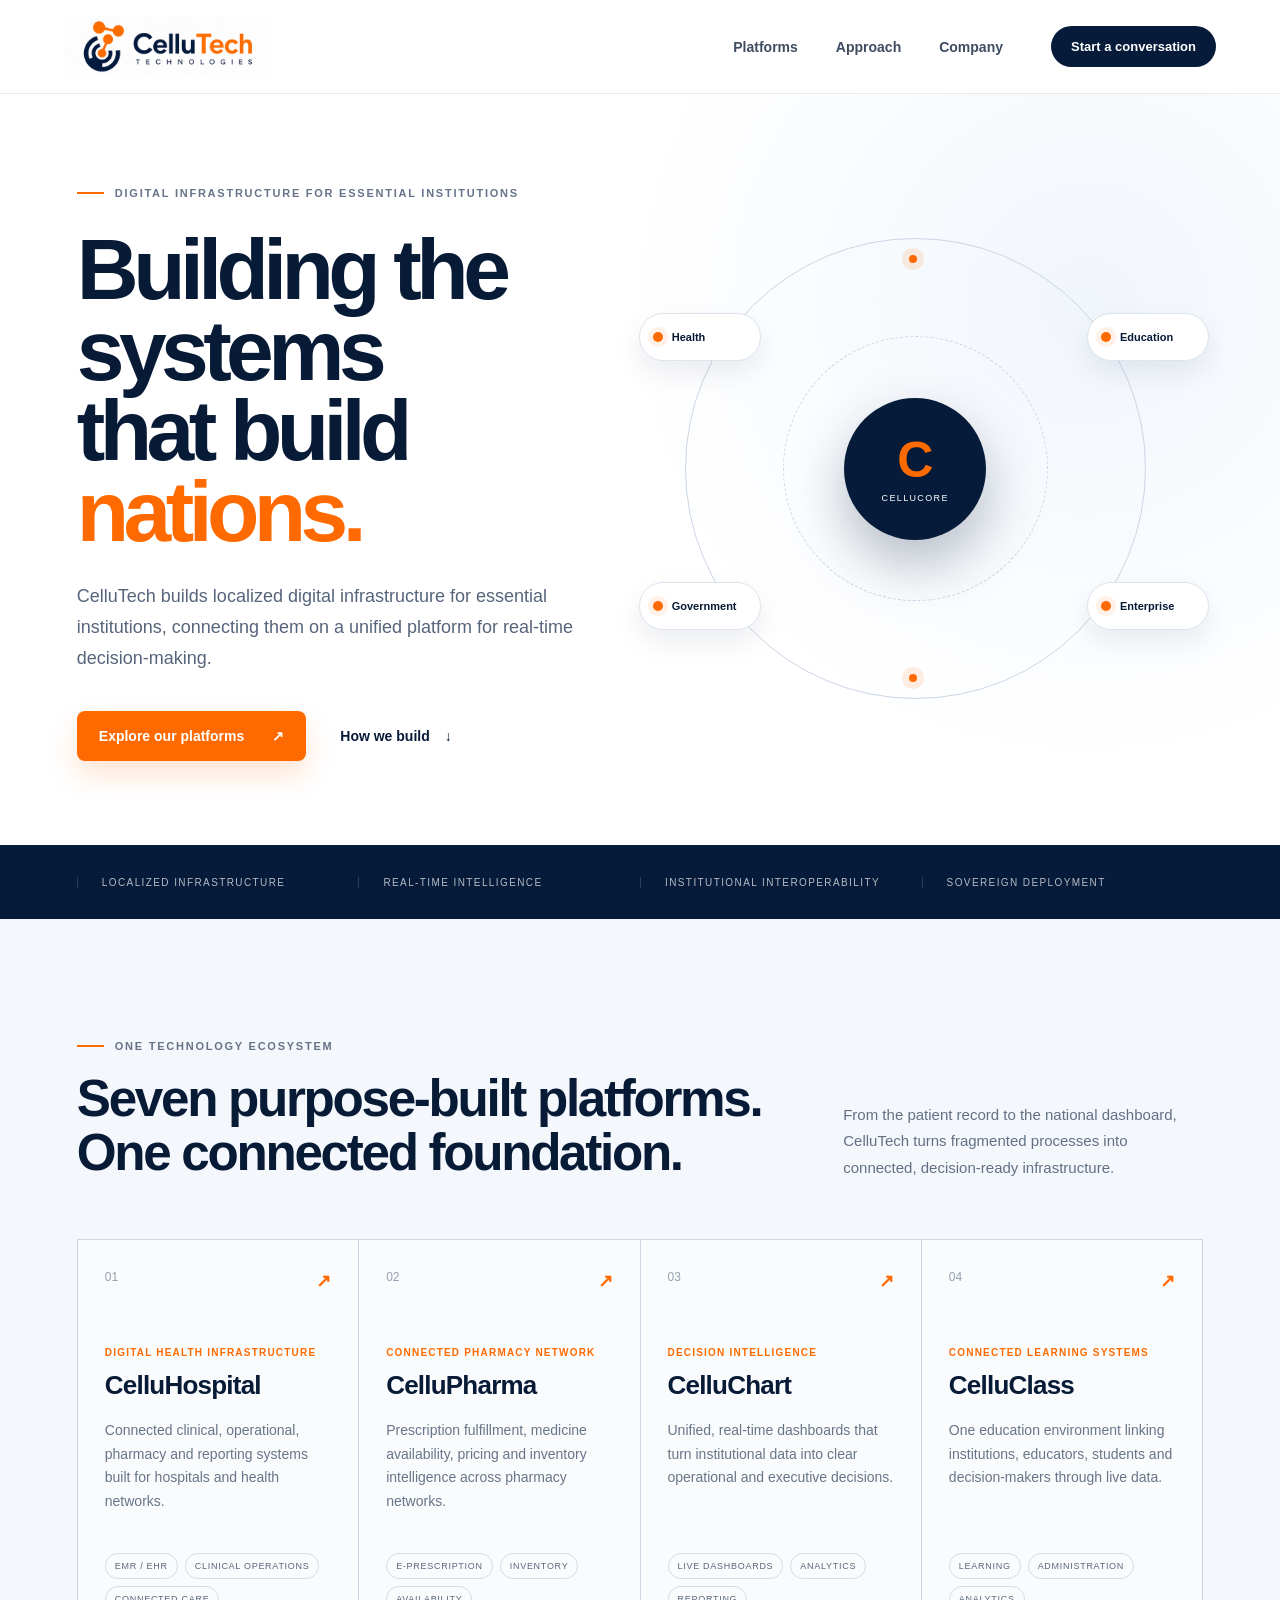
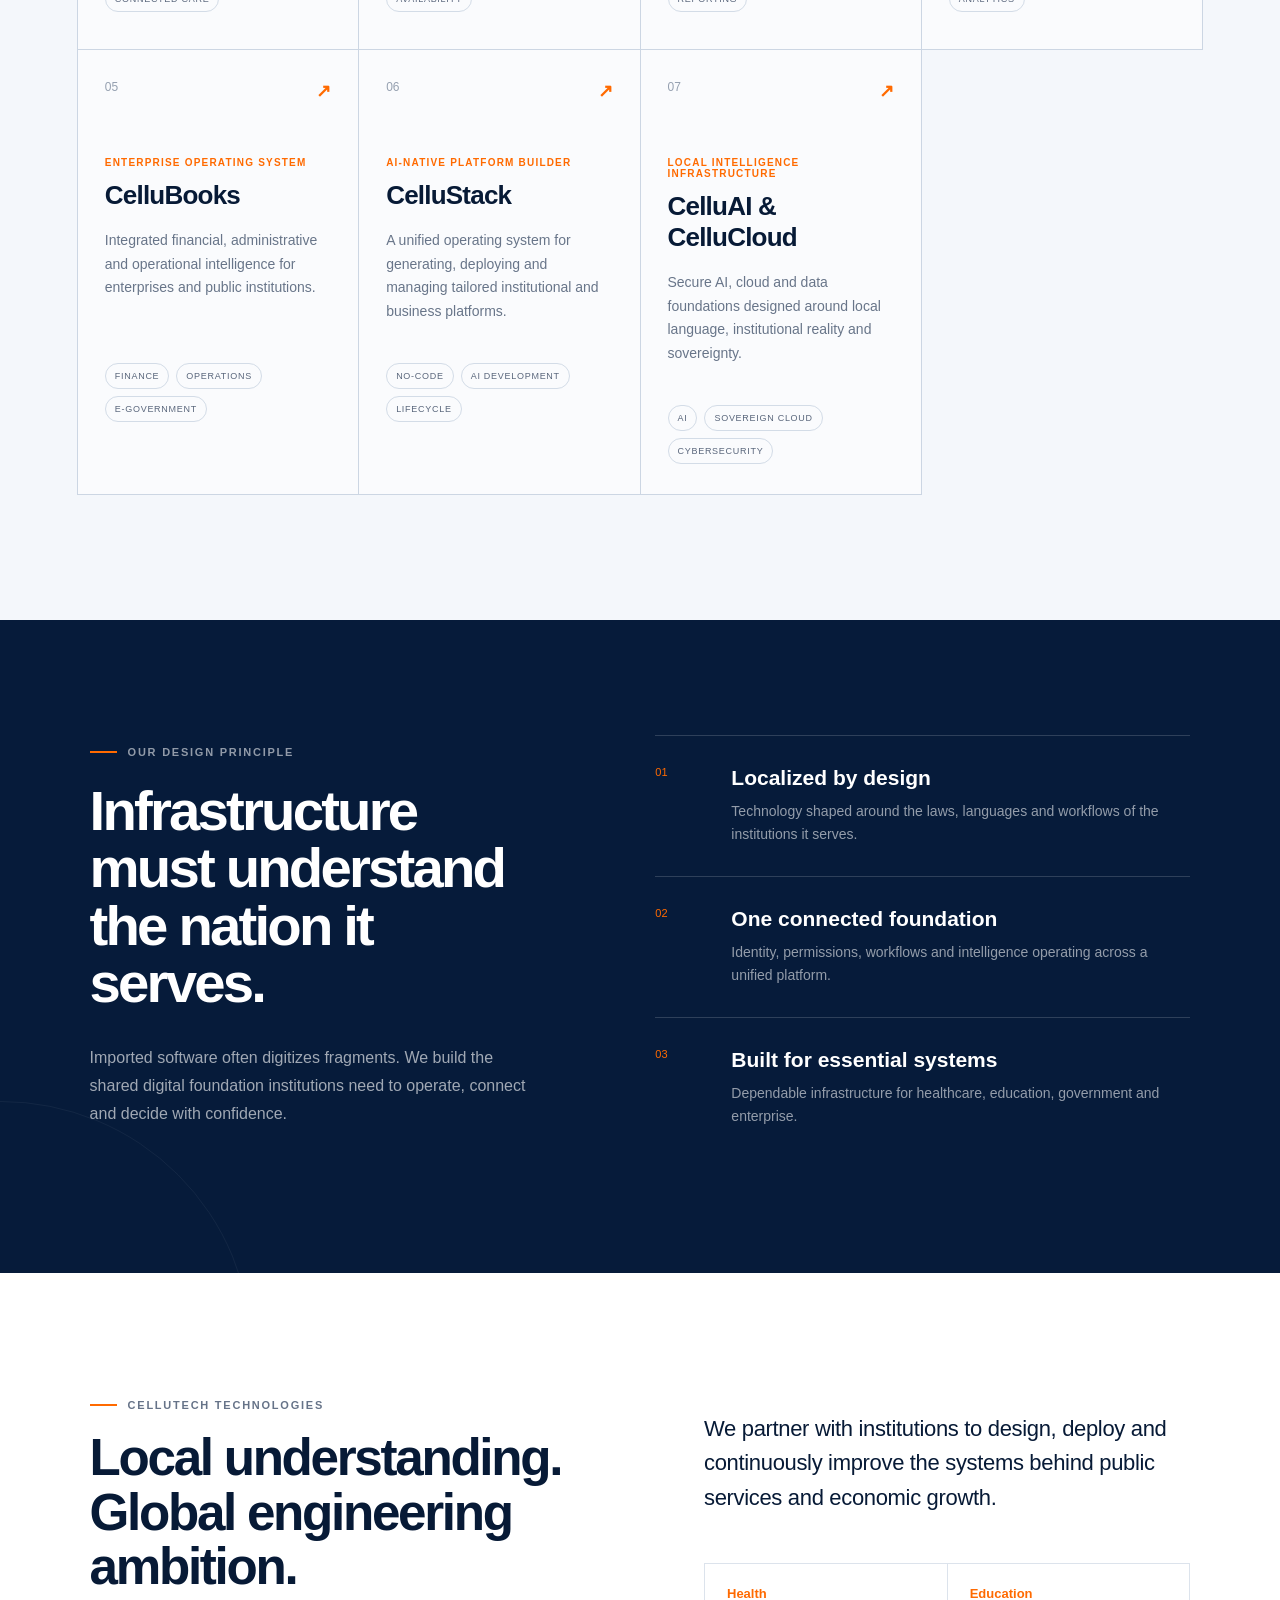
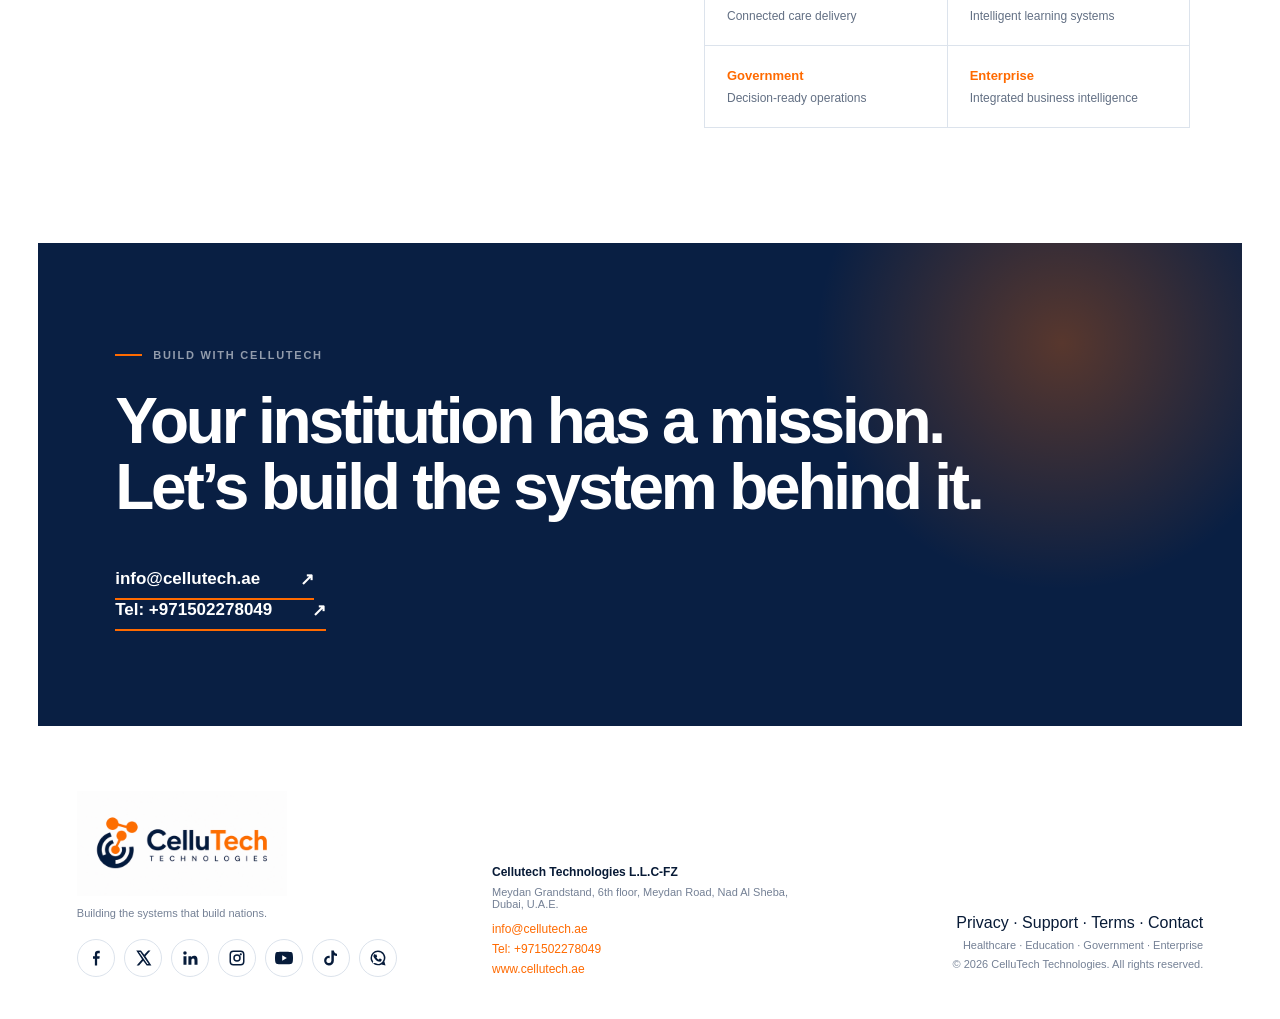
<file: index.html>
<!doctype html>
<html lang="en">
<head>
  <meta charset="utf-8">
  <meta name="viewport" content="width=device-width,initial-scale=1">
  <meta name="description" content="CelluTech builds localized digital infrastructure for essential institutions.">
  <title>Cellutech Technologies L.L.C-FZ</title>
  <link rel="icon" href="assets/logo.png">
  <link rel="stylesheet" href="styles.css">
  <link rel="stylesheet" href="social.css">
</head>
<body>
  <header class="site-header">
    <a class="brand" href="#top" aria-label="CelluTech home"><img src="assets/logo.png" alt="CelluTech Technologies"></a>
    <nav aria-label="Primary navigation"><a href="#platforms">Platforms</a><a href="#approach">Approach</a><a href="#company">Company</a></nav>
    <a class="header-cta" href="#contact">Start a conversation</a>
  </header>

  <main>
    <section class="hero" id="top">
      <div class="hero-copy">
        <p class="eyebrow"><span></span> Digital infrastructure for essential institutions</p>
        <h1>Building the systems<br>that build <em>nations.</em></h1>
        <p class="hero-text">CelluTech builds localized digital infrastructure for essential institutions, connecting them on a unified platform for real-time decision-making.</p>
        <div class="hero-actions"><a class="button-primary" href="#platforms">Explore our platforms <span>↗</span></a><a class="text-link" href="#approach">How we build <span>↓</span></a></div>
      </div>
      <div class="hero-system" aria-label="Connected institutional platform illustration">
        <div class="orbit orbit-one"></div><div class="orbit orbit-two"></div>
        <div class="system-core"><span class="core-mark">C</span><small>CelluCore</small></div>
        <div class="system-node node-health"><i></i>Health</div><div class="system-node node-education"><i></i>Education</div>
        <div class="system-node node-government"><i></i>Government</div><div class="system-node node-enterprise"><i></i>Enterprise</div>
        <div class="signal signal-a"></div><div class="signal signal-b"></div>
      </div>
    </section>

    <section class="trust-strip"><span>Localized infrastructure</span><span>Real-time intelligence</span><span>Institutional interoperability</span><span>Sovereign deployment</span></section>

    <section class="platform-section" id="platforms">
      <div class="section-heading"><div><p class="eyebrow"><span></span> One technology ecosystem</p><h2>Seven purpose-built platforms.<br>One connected foundation.</h2></div><p>From the patient record to the national dashboard, CelluTech turns fragmented processes into connected, decision-ready infrastructure.</p></div>
      <div class="platform-grid">
        <article class="platform-card"><div class="card-top"><span>01</span><b>↗</b></div><p class="card-label">Digital health infrastructure</p><h3>CelluHospital</h3><p class="card-text">Connected clinical, operational, pharmacy and reporting systems built for hospitals and health networks.</p><div class="card-tags"><span>EMR / EHR</span><span>Clinical Operations</span><span>Connected Care</span></div></article>
        <article class="platform-card"><div class="card-top"><span>02</span><b>↗</b></div><p class="card-label">Connected pharmacy network</p><h3>CelluPharma</h3><p class="card-text">Prescription fulfillment, medicine availability, pricing and inventory intelligence across pharmacy networks.</p><div class="card-tags"><span>e-Prescription</span><span>Inventory</span><span>Availability</span></div></article>
        <article class="platform-card"><div class="card-top"><span>03</span><b>↗</b></div><p class="card-label">Decision intelligence</p><h3>CelluChart</h3><p class="card-text">Unified, real-time dashboards that turn institutional data into clear operational and executive decisions.</p><div class="card-tags"><span>Live Dashboards</span><span>Analytics</span><span>Reporting</span></div></article>
        <article class="platform-card"><div class="card-top"><span>04</span><b>↗</b></div><p class="card-label">Connected learning systems</p><h3>CelluClass</h3><p class="card-text">One education environment linking institutions, educators, students and decision-makers through live data.</p><div class="card-tags"><span>Learning</span><span>Administration</span><span>Analytics</span></div></article>
        <article class="platform-card"><div class="card-top"><span>05</span><b>↗</b></div><p class="card-label">Enterprise operating system</p><h3>CelluBooks</h3><p class="card-text">Integrated financial, administrative and operational intelligence for enterprises and public institutions.</p><div class="card-tags"><span>Finance</span><span>Operations</span><span>e-Government</span></div></article>
        <article class="platform-card"><div class="card-top"><span>06</span><b>↗</b></div><p class="card-label">AI-native platform builder</p><h3>CelluStack</h3><p class="card-text">A unified operating system for generating, deploying and managing tailored institutional and business platforms.</p><div class="card-tags"><span>No-code</span><span>AI Development</span><span>Lifecycle</span></div></article>
        <article class="platform-card"><div class="card-top"><span>07</span><b>↗</b></div><p class="card-label">Local intelligence infrastructure</p><h3>CelluAI &amp; CelluCloud</h3><p class="card-text">Secure AI, cloud and data foundations designed around local language, institutional reality and sovereignty.</p><div class="card-tags"><span>AI</span><span>Sovereign Cloud</span><span>Cybersecurity</span></div></article>
      </div>
    </section>

    <section class="approach-section" id="approach"><div class="approach-intro"><p class="eyebrow light"><span></span> Our design principle</p><h2>Infrastructure must understand the nation it serves.</h2><p>Imported software often digitizes fragments. We build the shared digital foundation institutions need to operate, connect and decide with confidence.</p></div><div class="principle-list"><article><span>01</span><div><h3>Localized by design</h3><p>Technology shaped around the laws, languages and workflows of the institutions it serves.</p></div></article><article><span>02</span><div><h3>One connected foundation</h3><p>Identity, permissions, workflows and intelligence operating across a unified platform.</p></div></article><article><span>03</span><div><h3>Built for essential systems</h3><p>Dependable infrastructure for healthcare, education, government and enterprise.</p></div></article></div></section>

    <section class="company-section" id="company"><div class="company-statement"><p class="eyebrow"><span></span> CelluTech Technologies</p><h2>Local understanding.<br>Global engineering ambition.</h2></div><div class="company-copy"><p>We partner with institutions to design, deploy and continuously improve the systems behind public services and economic growth.</p><div class="company-facts"><div><strong>Health</strong><span>Connected care delivery</span></div><div><strong>Education</strong><span>Intelligent learning systems</span></div><div><strong>Government</strong><span>Decision-ready operations</span></div><div><strong>Enterprise</strong><span>Integrated business intelligence</span></div></div></div></section>

    <section class="contact-section" id="contact"><p class="eyebrow light"><span></span> Build with CelluTech</p><h2>Your institution has a mission.<br>Let’s build the system behind it.</h2><a href="mailto:info@cellutech.ae">info@cellutech.ae <span>↗</span></a><br><a href="tel:+971502278049">Tel: +971502278049 <span>↗</span></a><div class="contact-glow"></div></section>
  </main>

  <footer>
    <div class="footer-brand">
      <img src="assets/logo.png" alt="CelluTech Technologies">
      <p>Building the systems that build nations.</p>
      <nav class="social-links" aria-label="Connect with CelluTech Technologies">
        <a href="https://www.facebook.com/CellutechUAE" target="_blank" rel="noopener noreferrer" aria-label="CelluTech on Facebook" title="Facebook"><svg viewBox="0 0 24 24" aria-hidden="true"><path d="M13.5 22v-9h3l.5-3.5h-3.5V7.3c0-1 .3-1.8 1.8-1.8H17V2.4c-.8-.1-1.6-.2-2.4-.2-2.4 0-4.1 1.5-4.1 4.3v3H8V13h2.5v9h3Z"/></svg></a>
        <a href="https://x.com/CellutechAE" target="_blank" rel="noopener noreferrer" aria-label="CelluTech on X" title="X"><svg viewBox="0 0 24 24" aria-hidden="true"><path d="M18.9 2H22l-6.8 7.8L23.2 22H17l-4.8-6.3L6.7 22H3.5l7.2-8.2L3 2h6.3l4.4 5.8L18.9 2Zm-1.1 17.9h1.7L8.4 4H6.6l11.2 15.9Z"/></svg></a>
        <a href="https://www.linkedin.com/in/cellutech-technologies-l-l-c-fz-8b5089434/" target="_blank" rel="noopener noreferrer" aria-label="CelluTech on LinkedIn" title="LinkedIn"><svg viewBox="0 0 24 24" aria-hidden="true"><path d="M5.3 7.7A2.3 2.3 0 1 1 5.3 3a2.3 2.3 0 0 1 0 4.7ZM3.3 9.5h4V21h-4V9.5Zm6.4 0h3.8v1.6h.1c.5-1 1.8-2.1 3.7-2.1 4 0 4.7 2.6 4.7 6V21h-4v-5.3c0-1.3 0-3-1.9-3s-2.2 1.4-2.2 2.9V21h-4V9.5Z"/></svg></a>
        <a href="https://www.instagram.com/cellutechuae/" target="_blank" rel="noopener noreferrer" aria-label="CelluTech on Instagram" title="Instagram"><svg viewBox="0 0 24 24" aria-hidden="true"><path fill-rule="evenodd" d="M7.2 2h9.6A5.2 5.2 0 0 1 22 7.2v9.6a5.2 5.2 0 0 1-5.2 5.2H7.2A5.2 5.2 0 0 1 2 16.8V7.2A5.2 5.2 0 0 1 7.2 2Zm-.1 2A3.1 3.1 0 0 0 4 7.1v9.8A3.1 3.1 0 0 0 7.1 20h9.8a3.1 3.1 0 0 0 3.1-3.1V7.1A3.1 3.1 0 0 0 16.9 4H7.1ZM17 5.5a1.5 1.5 0 1 1 0 3 1.5 1.5 0 0 1 0-3ZM12 7a5 5 0 1 1 0 10 5 5 0 0 1 0-10Zm0 2a3 3 0 1 0 0 6 3 3 0 0 0 0-6Z"/></svg></a>
        <a href="https://www.youtube.com/@CellutechUAE" target="_blank" rel="noopener noreferrer" aria-label="CelluTech on YouTube" title="YouTube"><svg viewBox="0 0 24 24" aria-hidden="true"><path d="M23.5 6.2a3 3 0 0 0-2.1-2.1C19.5 3.6 12 3.6 12 3.6s-7.5 0-9.4.5A3 3 0 0 0 .5 6.2 31 31 0 0 0 0 12a31 31 0 0 0 .5 5.8 3 3 0 0 0 2.1 2.1c1.9.5 9.4.5 9.4.5s7.5 0 9.4-.5a3 3 0 0 0 2.1-2.1A31 31 0 0 0 24 12a31 31 0 0 0-.5-5.8ZM9.6 15.6V8.4L15.8 12l-6.2 3.6Z"/></svg></a>
        <a href="https://www.tiktok.com/@cellutechuae" target="_blank" rel="noopener noreferrer" aria-label="CelluTech on TikTok" title="TikTok"><svg viewBox="0 0 24 24" aria-hidden="true"><path d="M15.8 2c.3 2.6 1.8 4.2 4.2 4.4v3a8.6 8.6 0 0 1-4.2-1v7.1A6.5 6.5 0 1 1 10.2 9v3.3a3.3 3.3 0 1 0 2.3 3.2V2h3.3Z"/></svg></a>
        <a href="https://wa.me/971502278049" target="_blank" rel="noopener noreferrer" aria-label="Chat with CelluTech on WhatsApp" title="WhatsApp"><svg viewBox="0 0 24 24" aria-hidden="true"><path fill-rule="evenodd" d="M12 2a9.8 9.8 0 0 1 8.5 14.7L22 22l-5.4-1.4A10 10 0 0 1 2 11.9 9.9 9.9 0 0 1 12 2Zm0 2a7.9 7.9 0 0 0-6.7 12.1l.3.5-.8 2.6 2.7-.7.5.3A7.9 7.9 0 1 0 12 4Zm-3.6 3.6c.2-.3.4-.3.7-.3h.4c.2 0 .4.1.5.4l.8 1.9c.1.2 0 .4-.1.6l-.6.8c-.2.2-.1.4 0 .6.6 1 1.4 1.8 2.4 2.4.2.1.4.2.6 0l.9-1.1c.2-.2.4-.3.7-.2l1.9.9c.3.1.4.3.4.5 0 .5-.2 1.5-1 2.1-.7.6-1.6.9-2.7.6-1.1-.3-2.5-.8-4.2-2.3a12.5 12.5 0 0 1-2.9-3.7c-.8-1.6 0-2.8.6-3.4l.6-.8Z"/></svg></a>
      </nav>
    </div>
    <div class="footer-legal"><p><strong>Cellutech Technologies L.L.C-FZ</strong></p><p>Meydan Grandstand, 6th floor, Meydan Road, Nad Al Sheba, Dubai, U.A.E.</p><a href="mailto:info@cellutech.ae">info@cellutech.ae</a><br><a href="tel:+971502278049">Tel: +971502278049</a><br><a href="https://www.cellutech.ae">www.cellutech.ae</a></div>
    <div class="footer-note"><nav class="footer-links" aria-label="Legal and support"><a href="/privacy/">Privacy</a> · <a href="/support/">Support</a> · <a href="/terms/">Terms</a> · <a href="/contact/">Contact</a></nav><p>Healthcare · Education · Government · Enterprise</p><p>© 2026 CelluTech Technologies. All rights reserved.</p></div>
  </footer>
</body>
</html>
</file>
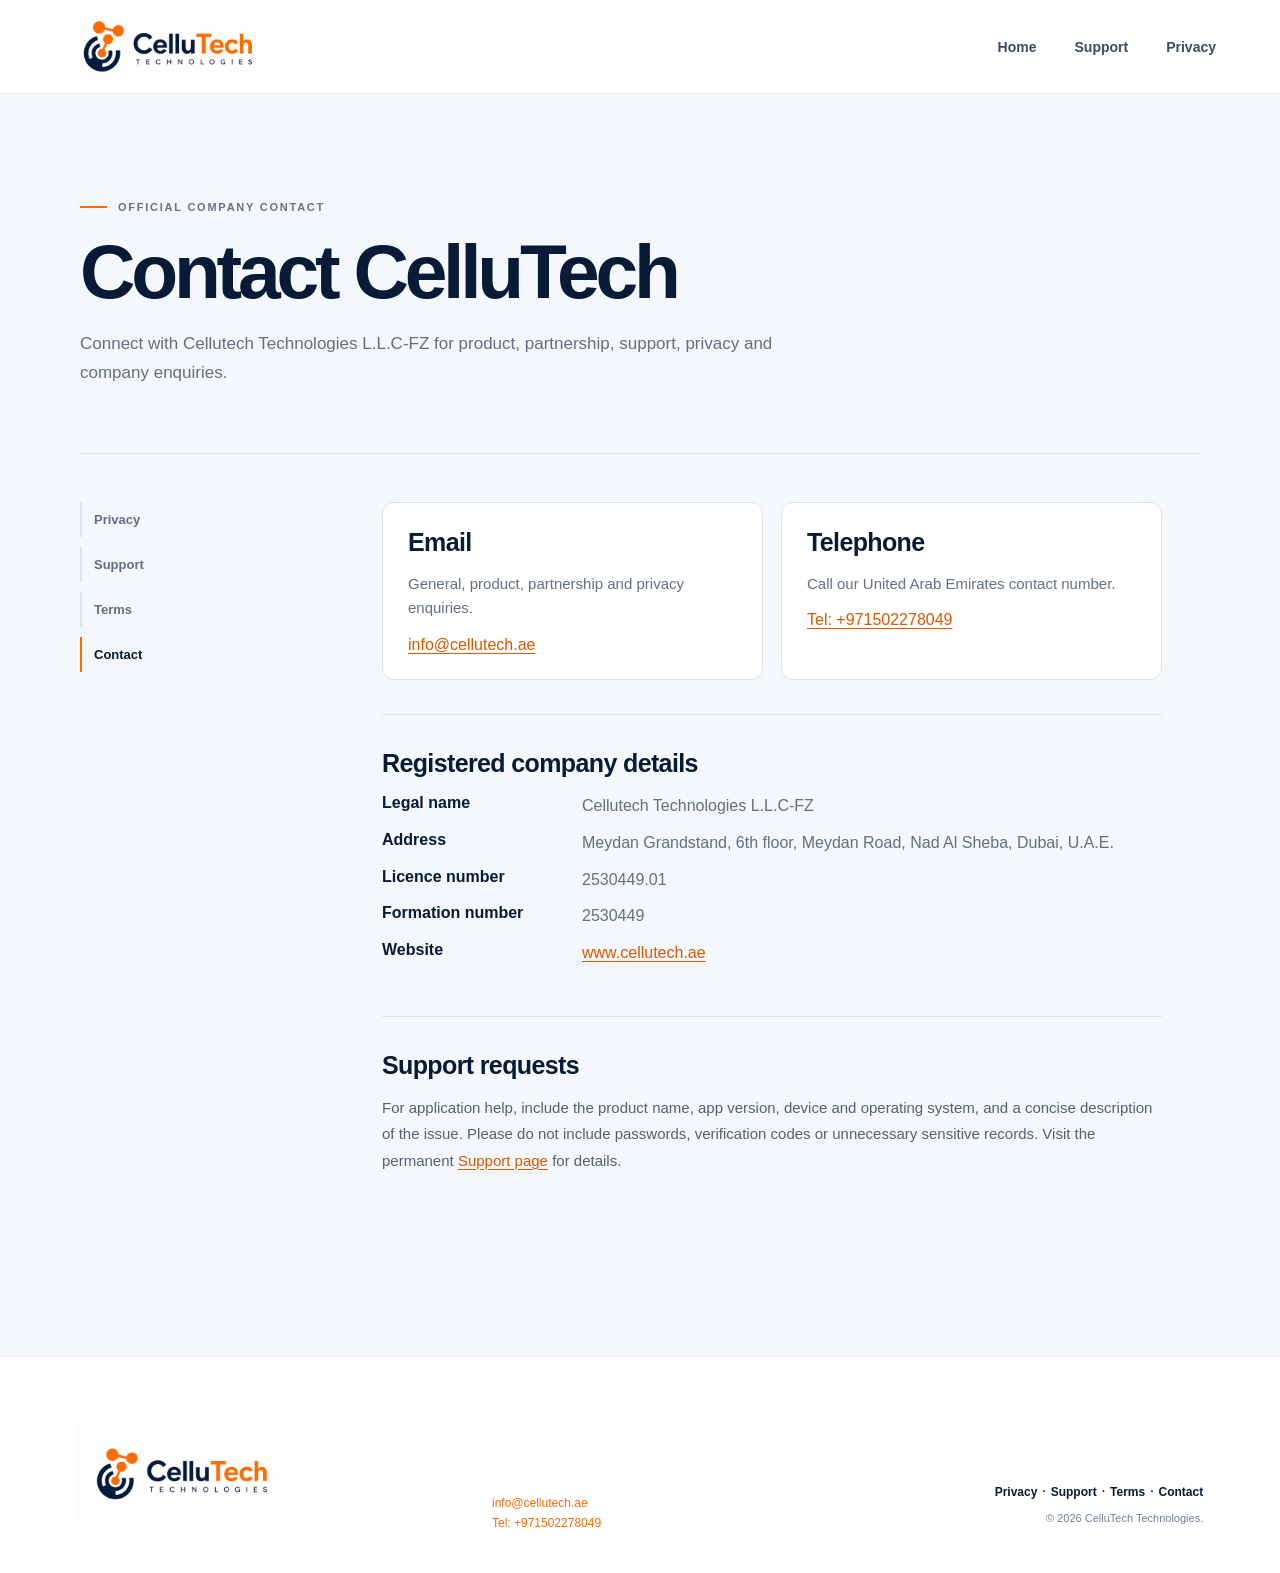
<file: contact/index.html>
<!doctype html><html lang="en"><head><meta charset="utf-8"><meta name="viewport" content="width=device-width,initial-scale=1"><meta name="description" content="Official contact information for Cellutech Technologies L.L.C-FZ in Dubai, U.A.E."><title>Contact | CelluTech Technologies</title><link rel="icon" href="../assets/logo.png"><link rel="stylesheet" href="../styles.css"><link rel="stylesheet" href="../legal.css"></head><body><header class="site-header legal-header"><a class="brand" href="../"><img src="../assets/logo.png" alt="CelluTech Technologies"></a><nav><a href="../">Home</a><a href="../support/">Support</a><a href="../privacy/">Privacy</a></nav></header>
<main class="legal-main"><div class="legal-shell"><section class="legal-hero"><p class="eyebrow"><span></span> Official company contact</p><h1>Contact CelluTech</h1><p>Connect with Cellutech Technologies L.L.C-FZ for product, partnership, support, privacy and company enquiries.</p></section><div class="legal-layout"><nav class="legal-nav"><a href="../privacy/">Privacy</a><a href="../support/">Support</a><a href="../terms/">Terms</a><a href="../contact/" aria-current="page">Contact</a></nav><article class="legal-content">
<section class="legal-section"><div class="contact-grid"><div class="contact-card"><h2>Email</h2><p>General, product, partnership and privacy enquiries.</p><a href="mailto:info@cellutech.ae">info@cellutech.ae</a></div><div class="contact-card"><h2>Telephone</h2><p>Call our United Arab Emirates contact number.</p><a href="tel:+971502278049">Tel: +971502278049</a></div></div></section>
<section class="legal-section"><h2>Registered company details</h2><dl class="company-record"><dt>Legal name</dt><dd>Cellutech Technologies L.L.C-FZ</dd><dt>Address</dt><dd>Meydan Grandstand, 6th floor, Meydan Road, Nad Al Sheba, Dubai, U.A.E.</dd><dt>Licence number</dt><dd>2530449.01</dd><dt>Formation number</dt><dd>2530449</dd><dt>Website</dt><dd><a href="https://www.cellutech.ae">www.cellutech.ae</a></dd></dl></section>
<section class="legal-section"><h2>Support requests</h2><p>For application help, include the product name, app version, device and operating system, and a concise description of the issue. Please do not include passwords, verification codes or unnecessary sensitive records. Visit the permanent <a href="../support/">Support page</a> for details.</p></section>
</article></div></div></main><footer><div class="footer-brand"><img src="../assets/logo.png" alt="CelluTech Technologies"></div><div class="footer-legal"><a href="mailto:info@cellutech.ae">info@cellutech.ae</a><br><a href="tel:+971502278049">Tel: +971502278049</a></div><div class="footer-note"><nav class="footer-links"><a href="../privacy/">Privacy</a> · <a href="../support/">Support</a> · <a href="../terms/">Terms</a> · <a href="../contact/">Contact</a></nav><p>© 2026 CelluTech Technologies.</p></div></footer></body></html>
</file>
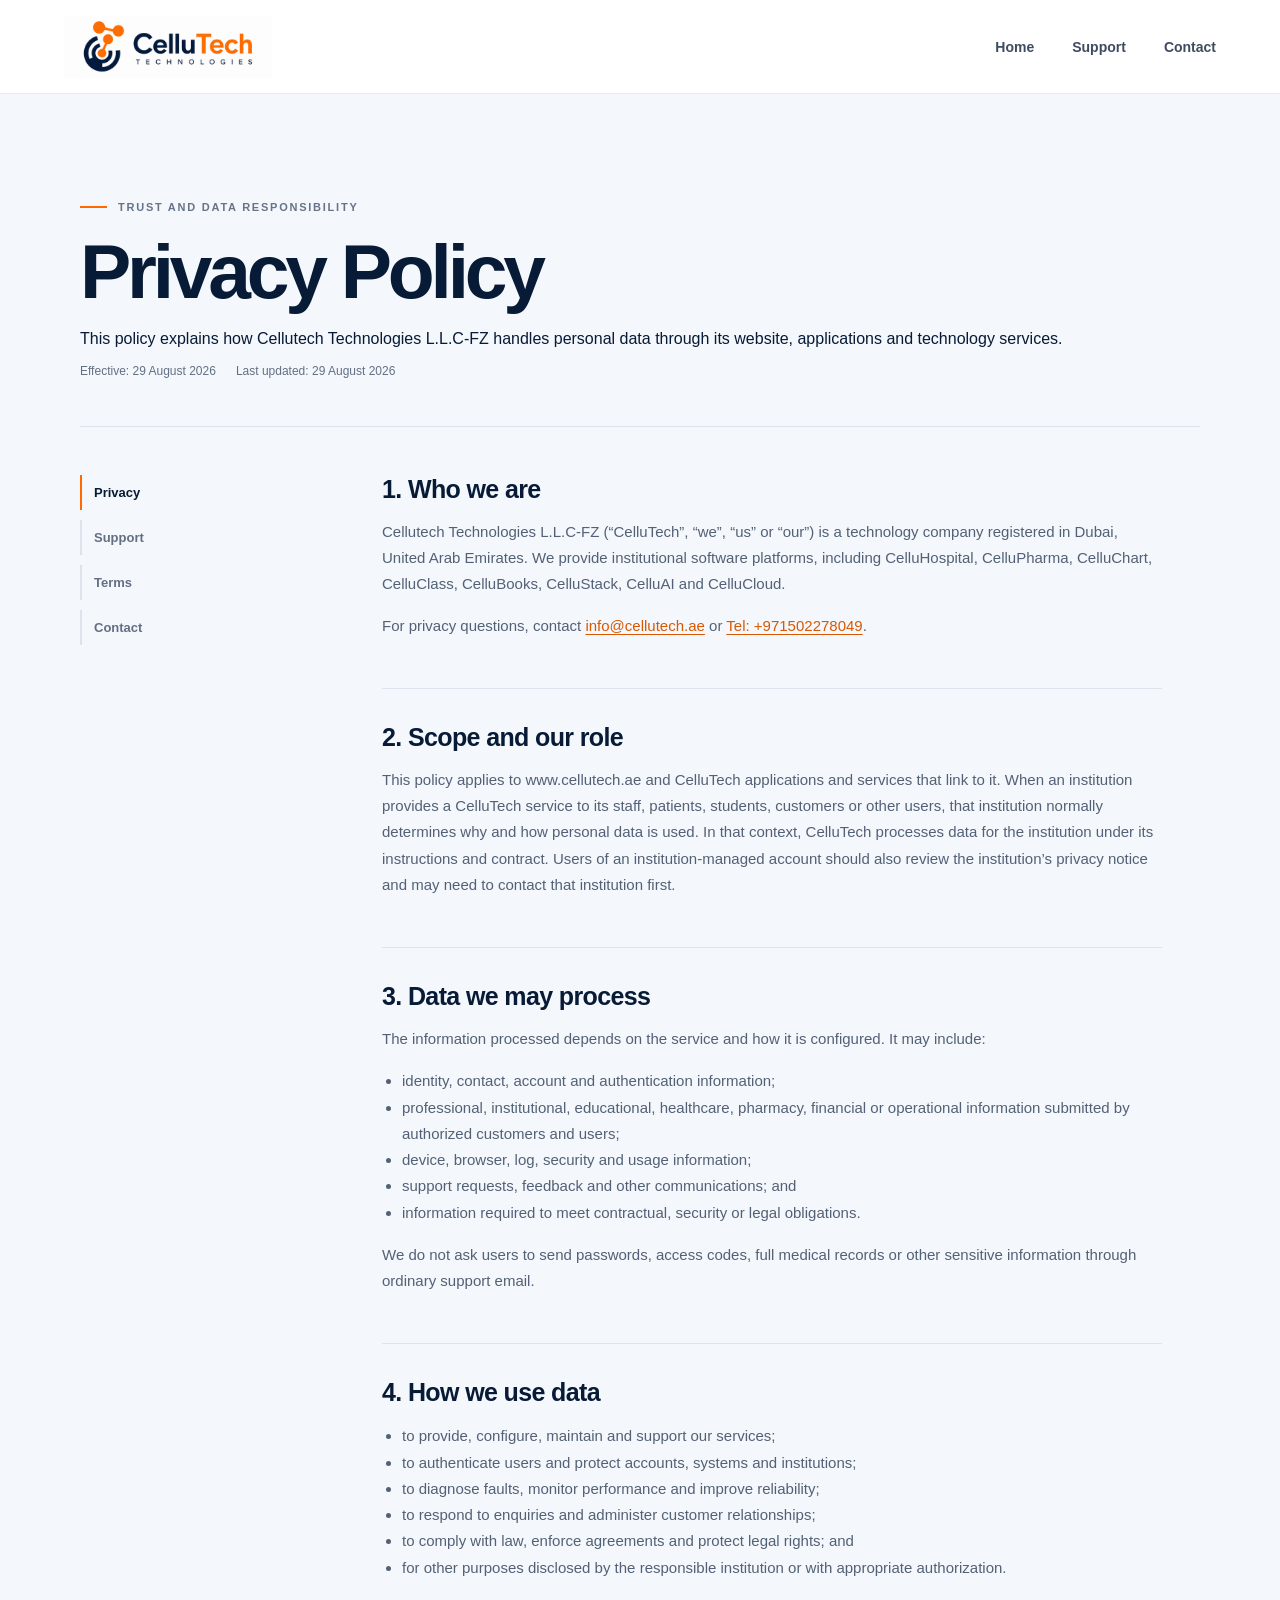
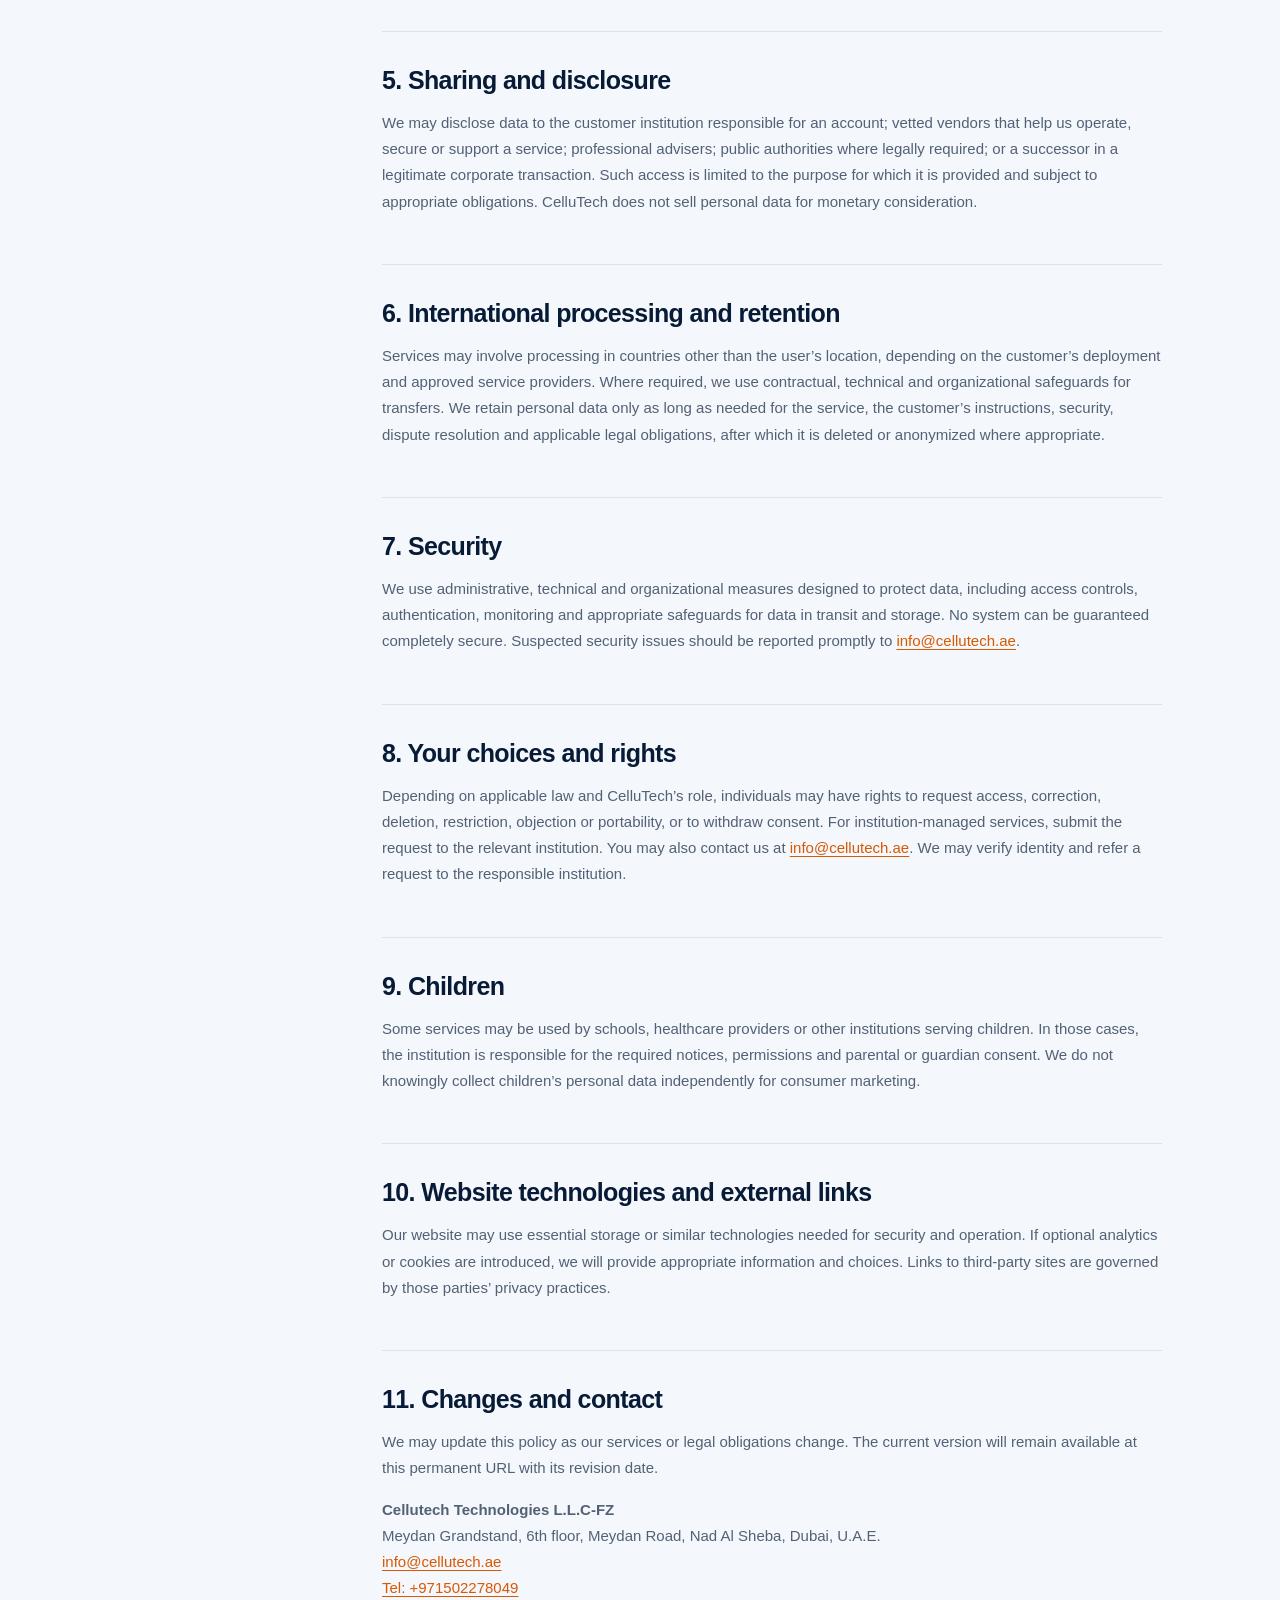
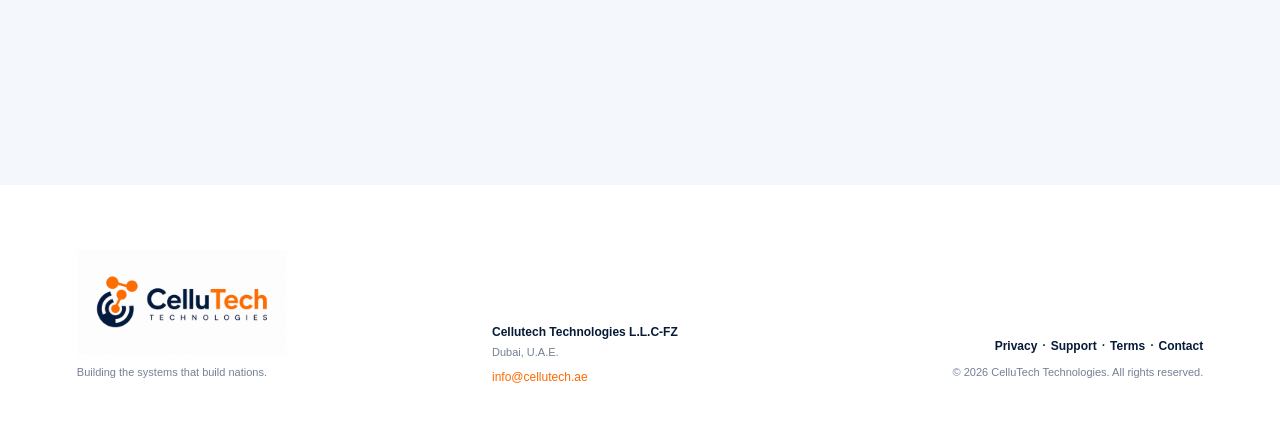
<file: privacy/index.html>
<!doctype html><html lang="en"><head><meta charset="utf-8"><meta name="viewport" content="width=device-width,initial-scale=1"><meta name="description" content="Privacy Policy for Cellutech Technologies L.L.C-FZ websites, applications and services."><title>Privacy Policy | CelluTech Technologies</title><link rel="icon" href="../assets/logo.png"><link rel="stylesheet" href="../styles.css"><link rel="stylesheet" href="../legal.css"></head><body>
<header class="site-header legal-header"><a class="brand" href="../" aria-label="CelluTech home"><img src="../assets/logo.png" alt="CelluTech Technologies"></a><nav aria-label="Primary navigation"><a href="../">Home</a><a href="../support/">Support</a><a href="../contact/">Contact</a></nav></header>
<main class="legal-main"><div class="legal-shell"><section class="legal-hero"><p class="eyebrow"><span></span> Trust and data responsibility</p><h1>Privacy Policy</h1><p>This policy explains how Cellutech Technologies L.L.C-FZ handles personal data through its website, applications and technology services.</p><div class="legal-meta"><span>Effective: 29 August 2026</span><span>Last updated: 29 August 2026</span></div></section><div class="legal-layout"><nav class="legal-nav" aria-label="Policy pages"><a href="../privacy/" aria-current="page">Privacy</a><a href="../support/">Support</a><a href="../terms/">Terms</a><a href="../contact/">Contact</a></nav><article class="legal-content">
<section class="legal-section"><h2>1. Who we are</h2><p>Cellutech Technologies L.L.C-FZ (“CelluTech”, “we”, “us” or “our”) is a technology company registered in Dubai, United Arab Emirates. We provide institutional software platforms, including CelluHospital, CelluPharma, CelluChart, CelluClass, CelluBooks, CelluStack, CelluAI and CelluCloud.</p><p>For privacy questions, contact <a href="mailto:info@cellutech.ae">info@cellutech.ae</a> or <a href="tel:+971502278049">Tel: +971502278049</a>.</p></section>
<section class="legal-section"><h2>2. Scope and our role</h2><p>This policy applies to www.cellutech.ae and CelluTech applications and services that link to it. When an institution provides a CelluTech service to its staff, patients, students, customers or other users, that institution normally determines why and how personal data is used. In that context, CelluTech processes data for the institution under its instructions and contract. Users of an institution-managed account should also review the institution’s privacy notice and may need to contact that institution first.</p></section>
<section class="legal-section"><h2>3. Data we may process</h2><p>The information processed depends on the service and how it is configured. It may include:</p><ul><li>identity, contact, account and authentication information;</li><li>professional, institutional, educational, healthcare, pharmacy, financial or operational information submitted by authorized customers and users;</li><li>device, browser, log, security and usage information;</li><li>support requests, feedback and other communications; and</li><li>information required to meet contractual, security or legal obligations.</li></ul><p>We do not ask users to send passwords, access codes, full medical records or other sensitive information through ordinary support email.</p></section>
<section class="legal-section"><h2>4. How we use data</h2><ul><li>to provide, configure, maintain and support our services;</li><li>to authenticate users and protect accounts, systems and institutions;</li><li>to diagnose faults, monitor performance and improve reliability;</li><li>to respond to enquiries and administer customer relationships;</li><li>to comply with law, enforce agreements and protect legal rights; and</li><li>for other purposes disclosed by the responsible institution or with appropriate authorization.</li></ul></section>
<section class="legal-section"><h2>5. Sharing and disclosure</h2><p>We may disclose data to the customer institution responsible for an account; vetted vendors that help us operate, secure or support a service; professional advisers; public authorities where legally required; or a successor in a legitimate corporate transaction. Such access is limited to the purpose for which it is provided and subject to appropriate obligations. CelluTech does not sell personal data for monetary consideration.</p></section>
<section class="legal-section"><h2>6. International processing and retention</h2><p>Services may involve processing in countries other than the user’s location, depending on the customer’s deployment and approved service providers. Where required, we use contractual, technical and organizational safeguards for transfers. We retain personal data only as long as needed for the service, the customer’s instructions, security, dispute resolution and applicable legal obligations, after which it is deleted or anonymized where appropriate.</p></section>
<section class="legal-section"><h2>7. Security</h2><p>We use administrative, technical and organizational measures designed to protect data, including access controls, authentication, monitoring and appropriate safeguards for data in transit and storage. No system can be guaranteed completely secure. Suspected security issues should be reported promptly to <a href="mailto:info@cellutech.ae?subject=Security%20report">info@cellutech.ae</a>.</p></section>
<section class="legal-section"><h2>8. Your choices and rights</h2><p>Depending on applicable law and CelluTech’s role, individuals may have rights to request access, correction, deletion, restriction, objection or portability, or to withdraw consent. For institution-managed services, submit the request to the relevant institution. You may also contact us at <a href="mailto:info@cellutech.ae?subject=Privacy%20request">info@cellutech.ae</a>. We may verify identity and refer a request to the responsible institution.</p></section>
<section class="legal-section"><h2>9. Children</h2><p>Some services may be used by schools, healthcare providers or other institutions serving children. In those cases, the institution is responsible for the required notices, permissions and parental or guardian consent. We do not knowingly collect children’s personal data independently for consumer marketing.</p></section>
<section class="legal-section"><h2>10. Website technologies and external links</h2><p>Our website may use essential storage or similar technologies needed for security and operation. If optional analytics or cookies are introduced, we will provide appropriate information and choices. Links to third-party sites are governed by those parties’ privacy practices.</p></section>
<section class="legal-section"><h2>11. Changes and contact</h2><p>We may update this policy as our services or legal obligations change. The current version will remain available at this permanent URL with its revision date.</p><p><strong>Cellutech Technologies L.L.C-FZ</strong><br>Meydan Grandstand, 6th floor, Meydan Road, Nad Al Sheba, Dubai, U.A.E.<br><a href="mailto:info@cellutech.ae">info@cellutech.ae</a><br><a href="tel:+971502278049">Tel: +971502278049</a></p></section>
</article></div></div></main><footer><div class="footer-brand"><img src="../assets/logo.png" alt="CelluTech Technologies"><p>Building the systems that build nations.</p></div><div class="footer-legal"><p><strong>Cellutech Technologies L.L.C-FZ</strong></p><p>Dubai, U.A.E.</p><a href="mailto:info@cellutech.ae">info@cellutech.ae</a></div><div class="footer-note"><nav class="footer-links"><a href="../privacy/">Privacy</a> · <a href="../support/">Support</a> · <a href="../terms/">Terms</a> · <a href="../contact/">Contact</a></nav><p>© 2026 CelluTech Technologies. All rights reserved.</p></div></footer></body></html>
</file>
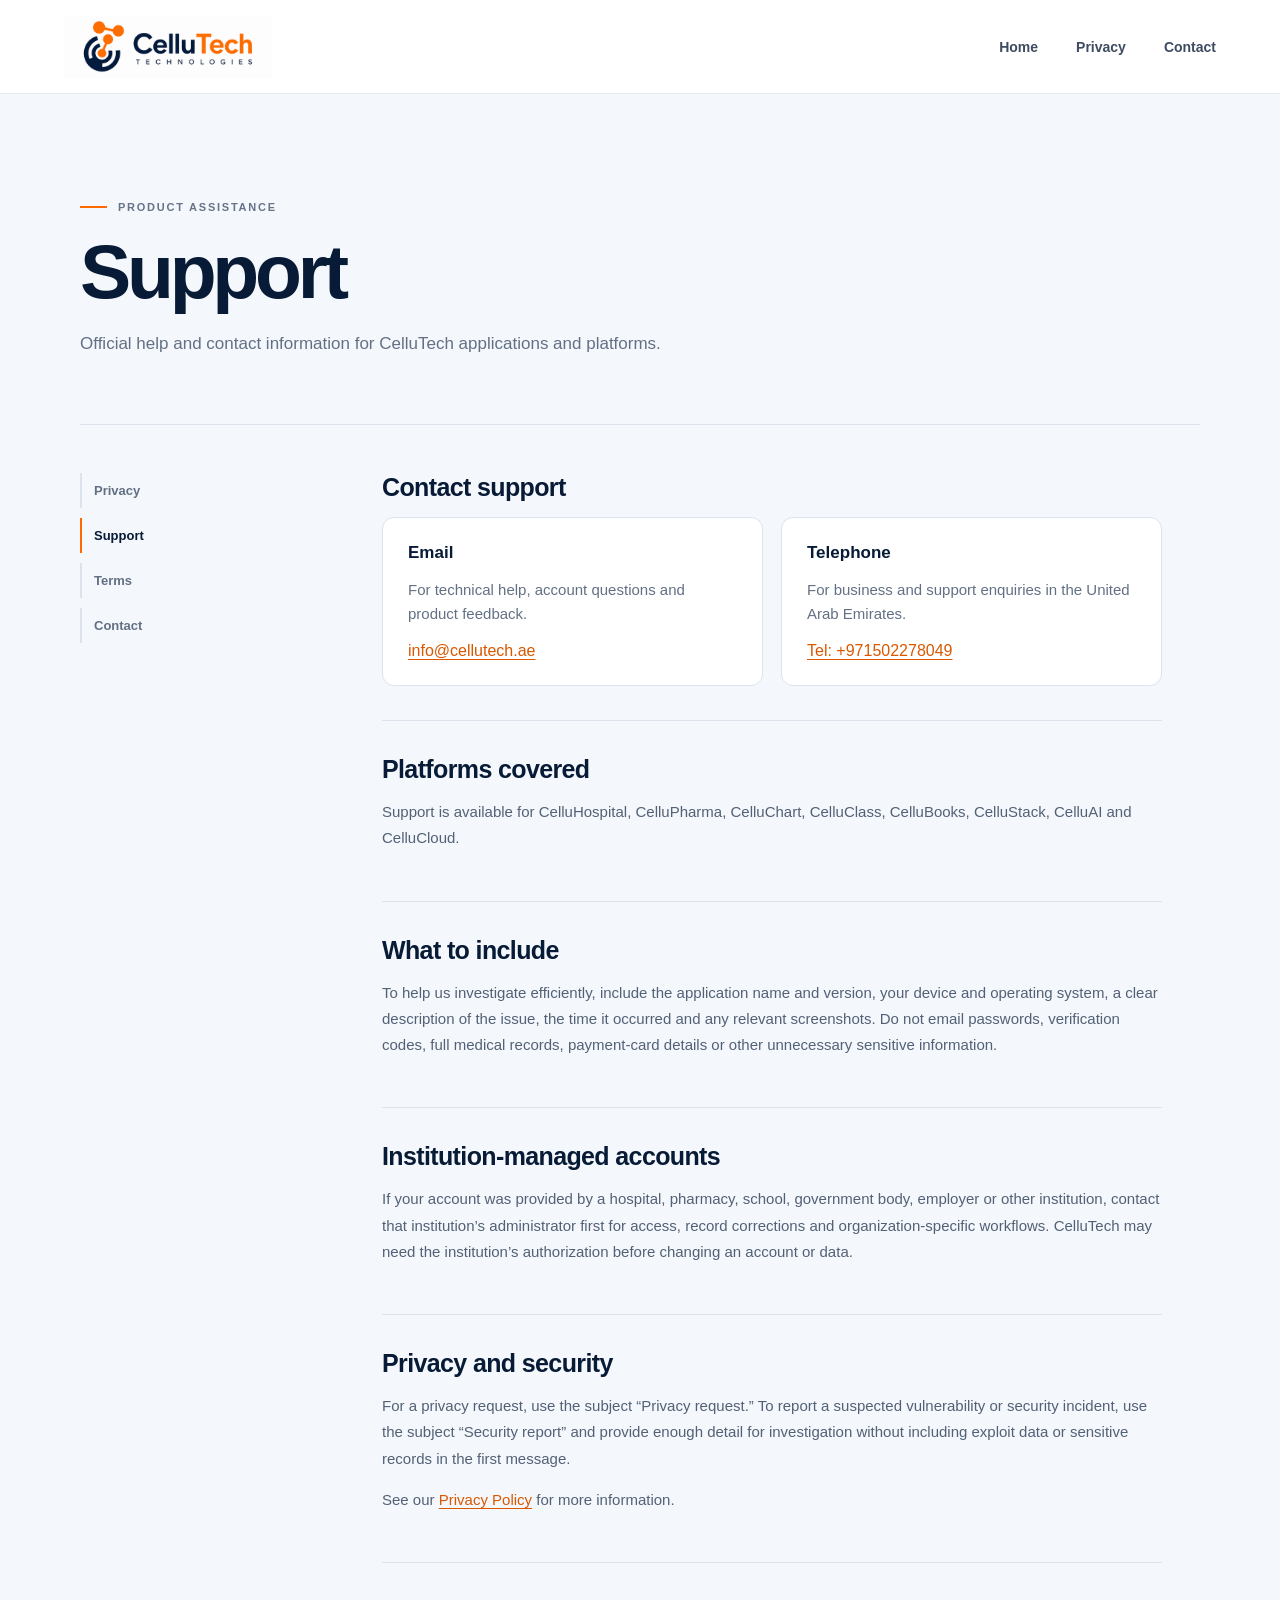
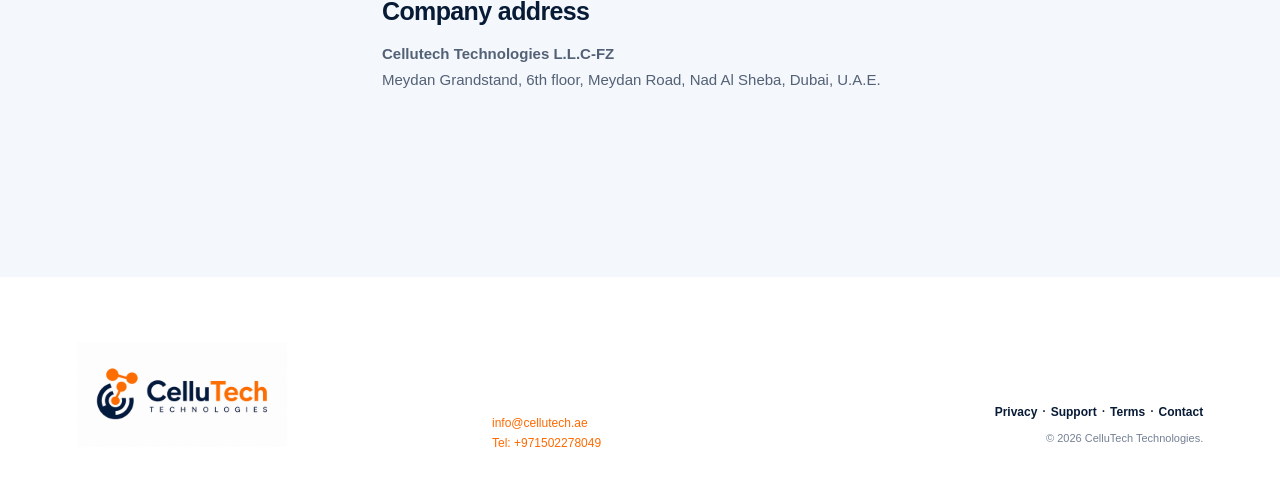
<file: support/index.html>
<!doctype html><html lang="en"><head><meta charset="utf-8"><meta name="viewport" content="width=device-width,initial-scale=1"><meta name="description" content="Official support for CelluTech platforms and applications."><title>Support | CelluTech Technologies</title><link rel="icon" href="../assets/logo.png"><link rel="stylesheet" href="../styles.css"><link rel="stylesheet" href="../legal.css"></head><body><header class="site-header legal-header"><a class="brand" href="../"><img src="../assets/logo.png" alt="CelluTech Technologies"></a><nav><a href="../">Home</a><a href="../privacy/">Privacy</a><a href="../contact/">Contact</a></nav></header>
<main class="legal-main"><div class="legal-shell"><section class="legal-hero"><p class="eyebrow"><span></span> Product assistance</p><h1>Support</h1><p>Official help and contact information for CelluTech applications and platforms.</p></section><div class="legal-layout"><nav class="legal-nav"><a href="../privacy/">Privacy</a><a href="../support/" aria-current="page">Support</a><a href="../terms/">Terms</a><a href="../contact/">Contact</a></nav><article class="legal-content">
<section class="legal-section"><h2>Contact support</h2><div class="support-grid"><div class="contact-card"><h3>Email</h3><p>For technical help, account questions and product feedback.</p><a href="mailto:info@cellutech.ae?subject=CelluTech%20support%20request">info@cellutech.ae</a></div><div class="contact-card"><h3>Telephone</h3><p>For business and support enquiries in the United Arab Emirates.</p><a href="tel:+971502278049">Tel: +971502278049</a></div></div></section>
<section class="legal-section"><h2>Platforms covered</h2><p>Support is available for CelluHospital, CelluPharma, CelluChart, CelluClass, CelluBooks, CelluStack, CelluAI and CelluCloud.</p></section>
<section class="legal-section"><h2>What to include</h2><p>To help us investigate efficiently, include the application name and version, your device and operating system, a clear description of the issue, the time it occurred and any relevant screenshots. Do not email passwords, verification codes, full medical records, payment-card details or other unnecessary sensitive information.</p></section>
<section class="legal-section"><h2>Institution-managed accounts</h2><p>If your account was provided by a hospital, pharmacy, school, government body, employer or other institution, contact that institution’s administrator first for access, record corrections and organization-specific workflows. CelluTech may need the institution’s authorization before changing an account or data.</p></section>
<section class="legal-section"><h2>Privacy and security</h2><p>For a privacy request, use the subject “Privacy request.” To report a suspected vulnerability or security incident, use the subject “Security report” and provide enough detail for investigation without including exploit data or sensitive records in the first message.</p><p>See our <a href="../privacy/">Privacy Policy</a> for more information.</p></section>
<section class="legal-section"><h2>Company address</h2><p><strong>Cellutech Technologies L.L.C-FZ</strong><br>Meydan Grandstand, 6th floor, Meydan Road, Nad Al Sheba, Dubai, U.A.E.</p></section>
</article></div></div></main><footer><div class="footer-brand"><img src="../assets/logo.png" alt="CelluTech Technologies"></div><div class="footer-legal"><a href="mailto:info@cellutech.ae">info@cellutech.ae</a><br><a href="tel:+971502278049">Tel: +971502278049</a></div><div class="footer-note"><nav class="footer-links"><a href="../privacy/">Privacy</a> · <a href="../support/">Support</a> · <a href="../terms/">Terms</a> · <a href="../contact/">Contact</a></nav><p>© 2026 CelluTech Technologies.</p></div></footer></body></html>
</file>
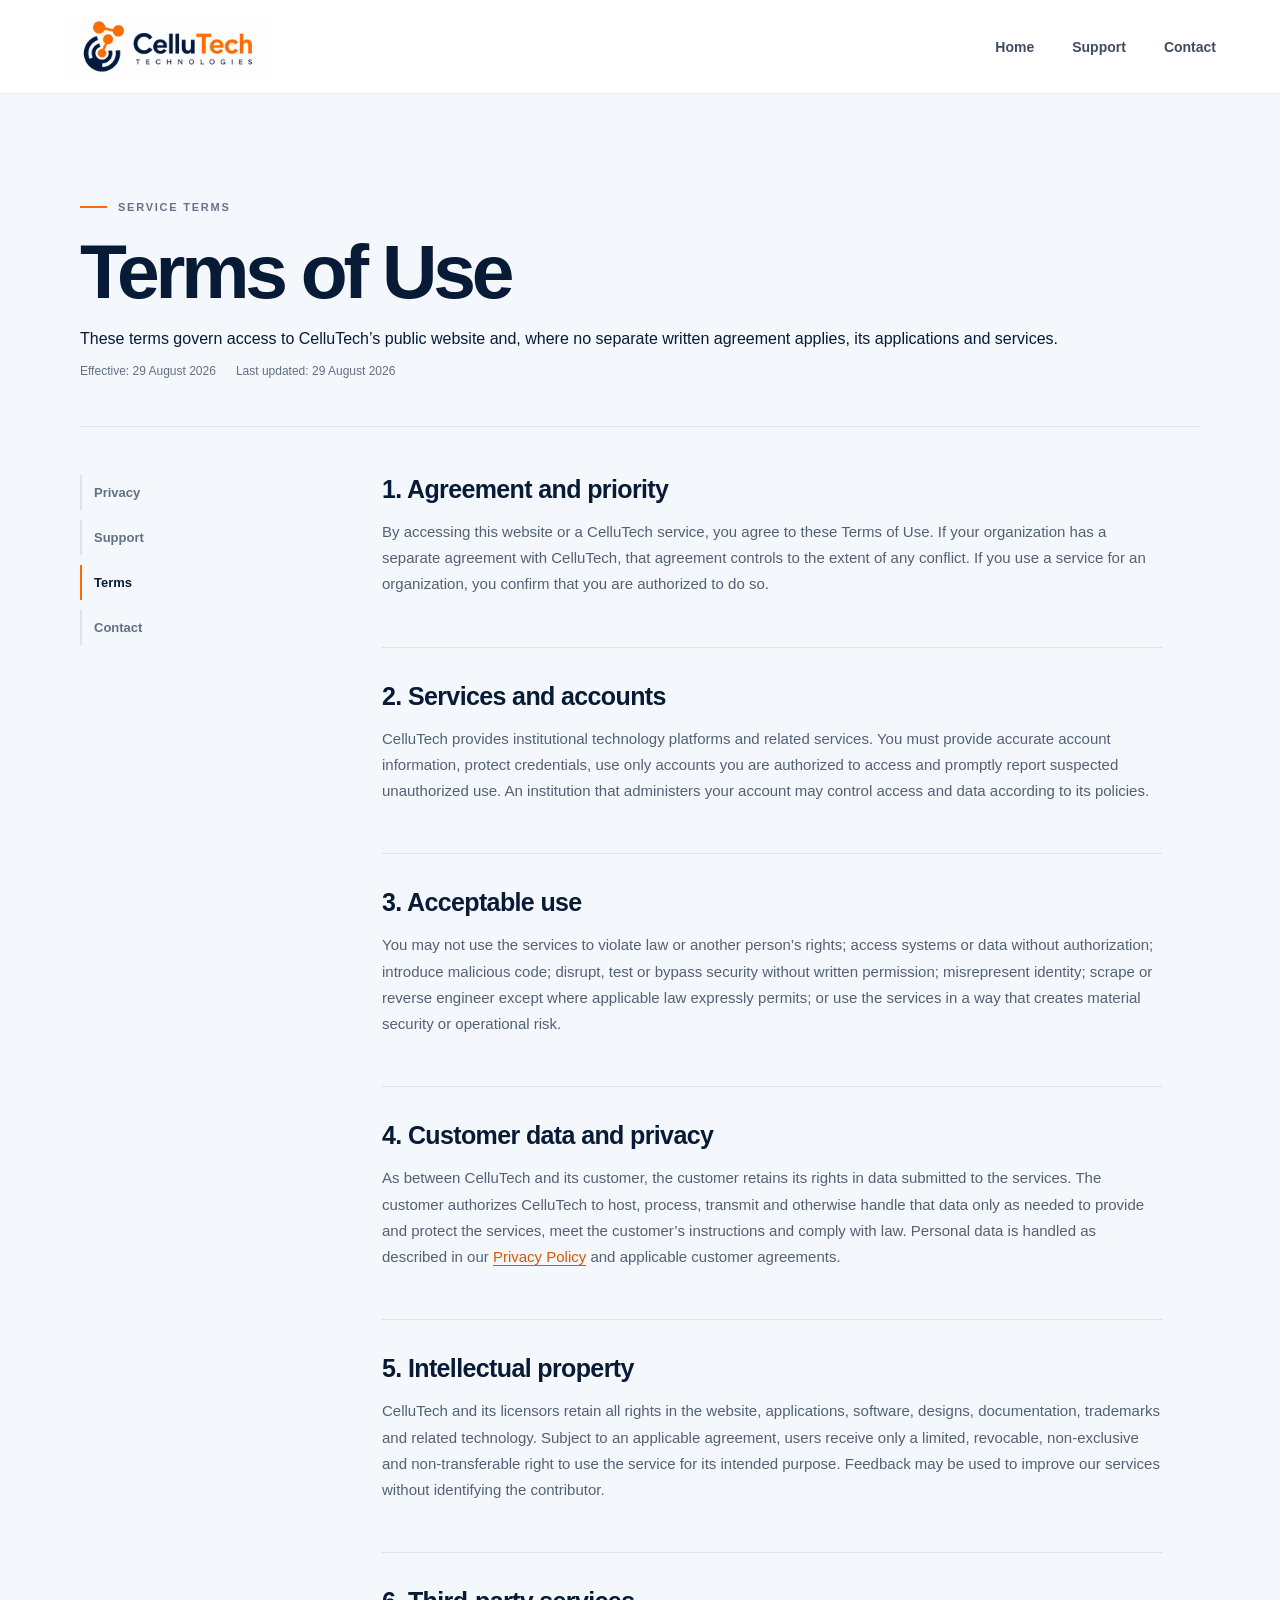
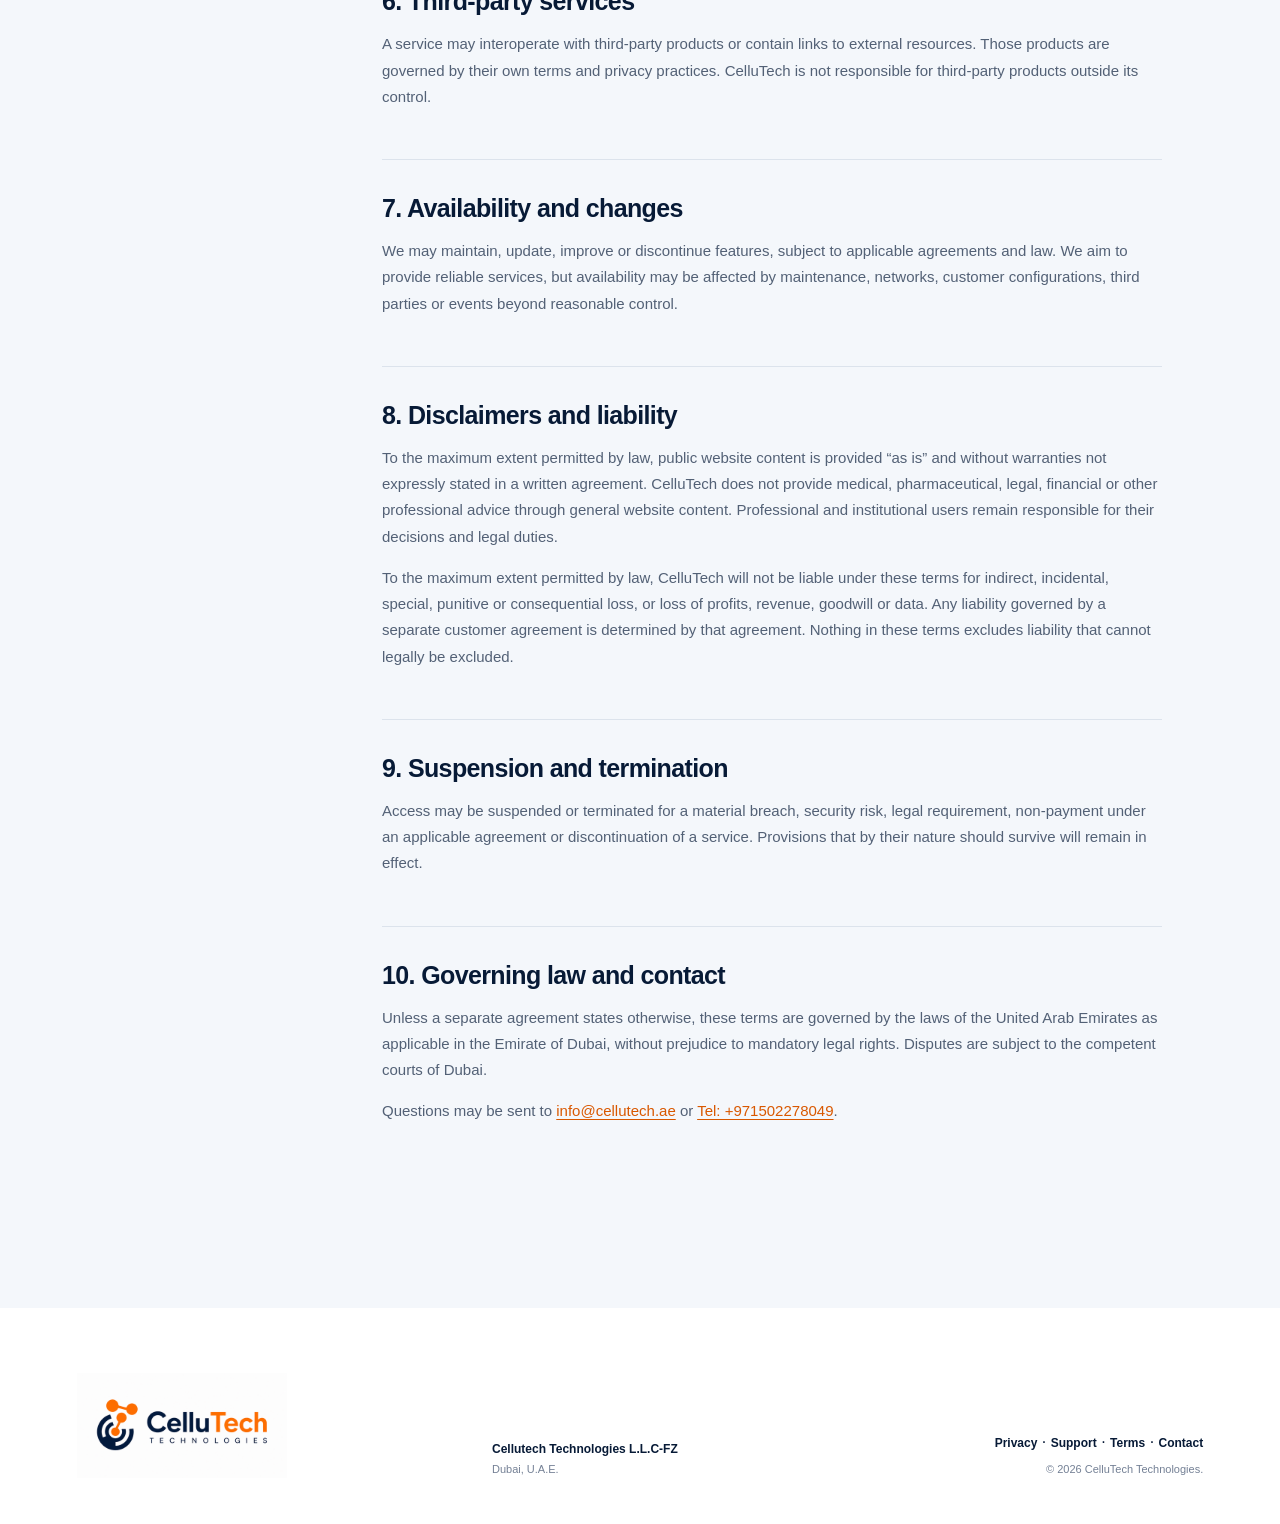
<file: terms/index.html>
<!doctype html><html lang="en"><head><meta charset="utf-8"><meta name="viewport" content="width=device-width,initial-scale=1"><meta name="description" content="Terms of Use for CelluTech websites, applications and services."><title>Terms of Use | CelluTech Technologies</title><link rel="icon" href="../assets/logo.png"><link rel="stylesheet" href="../styles.css"><link rel="stylesheet" href="../legal.css"></head><body><header class="site-header legal-header"><a class="brand" href="../"><img src="../assets/logo.png" alt="CelluTech Technologies"></a><nav><a href="../">Home</a><a href="../support/">Support</a><a href="../contact/">Contact</a></nav></header>
<main class="legal-main"><div class="legal-shell"><section class="legal-hero"><p class="eyebrow"><span></span> Service terms</p><h1>Terms of Use</h1><p>These terms govern access to CelluTech’s public website and, where no separate written agreement applies, its applications and services.</p><div class="legal-meta"><span>Effective: 29 August 2026</span><span>Last updated: 29 August 2026</span></div></section><div class="legal-layout"><nav class="legal-nav"><a href="../privacy/">Privacy</a><a href="../support/">Support</a><a href="../terms/" aria-current="page">Terms</a><a href="../contact/">Contact</a></nav><article class="legal-content">
<section class="legal-section"><h2>1. Agreement and priority</h2><p>By accessing this website or a CelluTech service, you agree to these Terms of Use. If your organization has a separate agreement with CelluTech, that agreement controls to the extent of any conflict. If you use a service for an organization, you confirm that you are authorized to do so.</p></section>
<section class="legal-section"><h2>2. Services and accounts</h2><p>CelluTech provides institutional technology platforms and related services. You must provide accurate account information, protect credentials, use only accounts you are authorized to access and promptly report suspected unauthorized use. An institution that administers your account may control access and data according to its policies.</p></section>
<section class="legal-section"><h2>3. Acceptable use</h2><p>You may not use the services to violate law or another person’s rights; access systems or data without authorization; introduce malicious code; disrupt, test or bypass security without written permission; misrepresent identity; scrape or reverse engineer except where applicable law expressly permits; or use the services in a way that creates material security or operational risk.</p></section>
<section class="legal-section"><h2>4. Customer data and privacy</h2><p>As between CelluTech and its customer, the customer retains its rights in data submitted to the services. The customer authorizes CelluTech to host, process, transmit and otherwise handle that data only as needed to provide and protect the services, meet the customer’s instructions and comply with law. Personal data is handled as described in our <a href="../privacy/">Privacy Policy</a> and applicable customer agreements.</p></section>
<section class="legal-section"><h2>5. Intellectual property</h2><p>CelluTech and its licensors retain all rights in the website, applications, software, designs, documentation, trademarks and related technology. Subject to an applicable agreement, users receive only a limited, revocable, non-exclusive and non-transferable right to use the service for its intended purpose. Feedback may be used to improve our services without identifying the contributor.</p></section>
<section class="legal-section"><h2>6. Third-party services</h2><p>A service may interoperate with third-party products or contain links to external resources. Those products are governed by their own terms and privacy practices. CelluTech is not responsible for third-party products outside its control.</p></section>
<section class="legal-section"><h2>7. Availability and changes</h2><p>We may maintain, update, improve or discontinue features, subject to applicable agreements and law. We aim to provide reliable services, but availability may be affected by maintenance, networks, customer configurations, third parties or events beyond reasonable control.</p></section>
<section class="legal-section"><h2>8. Disclaimers and liability</h2><p>To the maximum extent permitted by law, public website content is provided “as is” and without warranties not expressly stated in a written agreement. CelluTech does not provide medical, pharmaceutical, legal, financial or other professional advice through general website content. Professional and institutional users remain responsible for their decisions and legal duties.</p><p>To the maximum extent permitted by law, CelluTech will not be liable under these terms for indirect, incidental, special, punitive or consequential loss, or loss of profits, revenue, goodwill or data. Any liability governed by a separate customer agreement is determined by that agreement. Nothing in these terms excludes liability that cannot legally be excluded.</p></section>
<section class="legal-section"><h2>9. Suspension and termination</h2><p>Access may be suspended or terminated for a material breach, security risk, legal requirement, non-payment under an applicable agreement or discontinuation of a service. Provisions that by their nature should survive will remain in effect.</p></section>
<section class="legal-section"><h2>10. Governing law and contact</h2><p>Unless a separate agreement states otherwise, these terms are governed by the laws of the United Arab Emirates as applicable in the Emirate of Dubai, without prejudice to mandatory legal rights. Disputes are subject to the competent courts of Dubai.</p><p>Questions may be sent to <a href="mailto:info@cellutech.ae?subject=Terms%20of%20Use">info@cellutech.ae</a> or <a href="tel:+971502278049">Tel: +971502278049</a>.</p></section>
</article></div></div></main><footer><div class="footer-brand"><img src="../assets/logo.png" alt="CelluTech Technologies"></div><div class="footer-legal"><p><strong>Cellutech Technologies L.L.C-FZ</strong></p><p>Dubai, U.A.E.</p></div><div class="footer-note"><nav class="footer-links"><a href="../privacy/">Privacy</a> · <a href="../support/">Support</a> · <a href="../terms/">Terms</a> · <a href="../contact/">Contact</a></nav><p>© 2026 CelluTech Technologies.</p></div></footer></body></html>
</file>
<file: styles.css>
:root{--navy:#061b3a;--orange:#ff6a00;--ink:#071a36;--muted:#637084;--line:#dce3ec;--soft:#f4f7fb}*{box-sizing:border-box}html{scroll-behavior:smooth}body{margin:0;background:#fff;color:var(--ink);font-family:Arial,Helvetica,sans-serif}a{color:inherit;text-decoration:none}.site-header{height:94px;display:flex;align-items:center;justify-content:space-between;padding:0 5vw;border-bottom:1px solid rgba(7,26,54,.09);position:relative;z-index:20;background:rgba(255,255,255,.92);backdrop-filter:blur(18px)}.brand{width:208px;height:62px;overflow:hidden;display:flex;align-items:center}.brand img{width:100%;height:auto}.site-header nav{display:flex;gap:38px;margin-left:auto;margin-right:48px}.site-header nav a{color:#3e4b60;font-size:14px;font-weight:600}.site-header nav a:hover{color:var(--orange)}.header-cta{background:var(--navy);color:#fff;padding:13px 20px;border-radius:999px;font-size:13px;font-weight:700}.hero{min-height:690px;padding:82px 6vw 84px;display:grid;grid-template-columns:1.1fr .9fr;align-items:center;overflow:hidden;background:radial-gradient(circle at 85% 28%,#f1f6fc 0,rgba(241,246,252,0) 38%)}.hero-copy{max-width:770px;position:relative;z-index:2}.eyebrow{display:flex;align-items:center;gap:11px;color:#667388;font-size:11px;text-transform:uppercase;letter-spacing:.16em;font-weight:800}.eyebrow span{width:27px;height:2px;background:var(--orange);display:inline-block}.hero h1{font-size:clamp(58px,6.7vw,105px);line-height:.94;letter-spacing:-.065em;margin:30px 0;font-weight:700}.hero h1 em{color:var(--orange);font-style:normal}.hero-text{max-width:670px;color:#56657b;font-size:18px;line-height:1.7}.hero-actions{display:flex;align-items:center;gap:34px;margin-top:38px}.button-primary{display:inline-flex;align-items:center;gap:28px;background:var(--orange);color:#fff;padding:17px 22px;border-radius:8px;font-size:14px;font-weight:800;box-shadow:0 14px 28px rgba(255,106,0,.18);transition:transform .2s}.button-primary:hover{transform:translateY(-2px)}.text-link{font-size:14px;font-weight:700;display:flex;gap:15px}.hero-system{position:relative;width:min(45vw,610px);height:min(45vw,610px);margin-left:auto}.orbit{position:absolute;border:1px solid #cbd6e5;border-radius:50%;inset:10%}.orbit-two{inset:27%;border-style:dashed;animation:spin 22s linear infinite}.system-core{position:absolute;left:50%;top:50%;transform:translate(-50%,-50%);width:142px;height:142px;border-radius:50%;background:var(--navy);color:#fff;display:flex;flex-direction:column;align-items:center;justify-content:center;box-shadow:0 25px 55px rgba(6,27,58,.28)}.core-mark{font-size:50px;line-height:1;color:var(--orange);font-weight:800}.system-core small{letter-spacing:.15em;text-transform:uppercase;margin-top:8px;font-size:9px}.system-node{position:absolute;width:122px;height:48px;display:flex;align-items:center;gap:9px;background:#fff;border:1px solid #dce4ee;border-radius:999px;padding:0 13px;font-size:11px;font-weight:800;box-shadow:0 12px 28px rgba(6,27,58,.08)}.system-node i{width:10px;height:10px;border-radius:50%;background:var(--orange);box-shadow:0 0 0 5px #fff1e7}.node-health{left:2%;top:23%}.node-education{right:-1%;top:23%}.node-government{left:2%;bottom:22%}.node-enterprise{right:-1%;bottom:22%}.signal{position:absolute;width:8px;height:8px;background:var(--orange);border-radius:50%;box-shadow:0 0 0 7px rgba(255,106,0,.12)}.signal-a{top:13%;left:49%}.signal-b{bottom:13%;left:49%}@keyframes spin{to{transform:rotate(360deg)}}.trust-strip{min-height:74px;background:var(--navy);color:rgba(255,255,255,.7);display:grid;grid-template-columns:repeat(4,1fr);align-items:center;padding:0 6vw;font-size:10px;text-transform:uppercase;letter-spacing:.14em}.trust-strip span{border-left:1px solid rgba(255,255,255,.15);padding-left:24px}.platform-section{padding:110px 6vw 125px;background:var(--soft)}.section-heading{display:grid;grid-template-columns:1fr 360px;gap:60px;align-items:end;margin-bottom:58px}.section-heading h2,.company-statement h2{font-size:clamp(40px,4vw,64px);line-height:1.06;letter-spacing:-.045em;margin:20px 0 0}.section-heading>p{color:var(--muted);line-height:1.75;font-size:15px;margin:0}.platform-grid{display:grid;grid-template-columns:repeat(4,1fr);border-top:1px solid #ccd6e3;border-left:1px solid #ccd6e3}.platform-card{min-height:410px;padding:30px 27px;border-right:1px solid #ccd6e3;border-bottom:1px solid #ccd6e3;background:rgba(255,255,255,.55);transition:background .25s,transform .25s}.platform-card:hover{background:#fff;transform:translateY(-4px);box-shadow:0 20px 40px rgba(6,27,58,.08)}.card-top{display:flex;justify-content:space-between;color:#95a0b0;font-size:12px}.card-top b{font-size:18px;color:var(--orange)}.card-label{color:var(--orange);font-size:10px;text-transform:uppercase;letter-spacing:.12em;font-weight:800;margin-top:55px}.platform-card h3{font-size:26px;letter-spacing:-.03em;margin:12px 0 18px}.card-text{color:#687589;font-size:14px;line-height:1.7;min-height:120px}.card-tags{display:flex;flex-wrap:wrap;gap:7px}.card-tags span{font-size:9px;text-transform:uppercase;letter-spacing:.08em;border:1px solid #d3dce7;border-radius:999px;padding:7px 9px;color:#59667b}.approach-section{background:var(--navy);color:#fff;padding:115px 7vw;display:grid;grid-template-columns:.9fr 1.1fr;gap:10vw;position:relative;overflow:hidden}.approach-section:after{content:"";position:absolute;width:500px;height:500px;border:1px solid rgba(255,255,255,.05);border-radius:50%;left:-250px;bottom:-330px}.eyebrow.light{color:rgba(255,255,255,.56)}.approach-intro h2{font-size:clamp(40px,4.4vw,68px);line-height:1.02;letter-spacing:-.05em;margin:24px 0 32px}.approach-intro>p:last-child{color:rgba(255,255,255,.62);font-size:16px;line-height:1.75;max-width:560px}.principle-list article{display:grid;grid-template-columns:54px 1fr;gap:22px;padding:30px 0;border-top:1px solid rgba(255,255,255,.16)}.principle-list article>span{color:var(--orange);font-size:11px}.principle-list h3{margin:0 0 10px;font-size:21px}.principle-list p{margin:0;color:rgba(255,255,255,.57);line-height:1.65;font-size:14px}.company-section{padding:115px 7vw;display:grid;grid-template-columns:1fr 1fr;gap:10vw}.company-copy>p{font-size:22px;line-height:1.55;letter-spacing:-.015em;margin:24px 0 48px}.company-facts{display:grid;grid-template-columns:1fr 1fr;border-top:1px solid var(--line);border-left:1px solid var(--line)}.company-facts div{padding:22px;border-right:1px solid var(--line);border-bottom:1px solid var(--line);display:flex;flex-direction:column;gap:8px}.company-facts strong{font-size:13px;color:var(--orange)}.company-facts span{color:var(--muted);font-size:12px}.contact-section{background:#091f43;color:#fff;margin:0 3vw;padding:95px 6vw;min-height:470px;position:relative;overflow:hidden}.contact-section h2{font-size:clamp(42px,5vw,76px);line-height:1.04;letter-spacing:-.05em;margin:27px 0 48px;position:relative;z-index:2}.contact-section>a{display:inline-flex;gap:40px;align-items:center;border-bottom:2px solid var(--orange);padding-bottom:8px;font-size:17px;font-weight:700;position:relative;z-index:2}.contact-glow{position:absolute;width:520px;height:520px;border-radius:50%;background:radial-gradient(circle,rgba(255,106,0,.32),rgba(255,106,0,0) 67%);right:-80px;top:-160px}footer{padding:65px 6vw 42px;display:grid;grid-template-columns:1.2fr 1fr 1.2fr;gap:60px;align-items:end}.footer-brand img{width:210px;height:auto}.footer-brand p,.footer-note p,.footer-legal p{color:#748095;font-size:11px;margin:7px 0}.footer-legal strong{color:var(--ink);font-size:12px}.footer-legal a{display:inline-block;color:var(--orange);font-size:12px;margin-top:5px}.footer-note{text-align:right}@media(max-width:1050px){.hero{grid-template-columns:1fr;padding-top:70px}.hero-system{width:560px;height:560px;margin:30px auto -80px}.platform-grid{grid-template-columns:1fr 1fr}.approach-section{gap:6vw}}@media(max-width:720px){.site-header{height:76px;padding:0 20px}.brand{width:165px}.site-header nav{display:none}.header-cta{padding:11px 14px;font-size:11px}.hero{min-height:auto;padding:62px 22px 0}.hero h1{font-size:54px;line-height:.98;margin:23px 0}.hero-text{font-size:16px}.hero-actions{align-items:flex-start;flex-direction:column;gap:22px}.hero-system{width:390px;height:390px;transform:scale(.92);margin:35px auto -15px}.system-node{width:100px;height:41px;font-size:9px}.system-core{width:105px;height:105px}.trust-strip{grid-template-columns:1fr 1fr;padding:20px 22px;gap:20px}.trust-strip span{padding-left:12px}.platform-section,.company-section{padding:82px 22px}.section-heading,.company-section{grid-template-columns:1fr;gap:28px}.section-heading h2,.company-statement h2{font-size:43px}.platform-grid{grid-template-columns:1fr}.platform-card{min-height:360px}.approach-section{grid-template-columns:1fr;padding:82px 22px;gap:50px}.approach-intro h2{font-size:45px}.company-copy>p{font-size:19px}.contact-section{margin:0;padding:75px 22px;min-height:430px}.contact-section h2{font-size:45px}footer{grid-template-columns:1fr;gap:30px;padding:55px 22px 35px}.footer-note{text-align:left}}@media(prefers-reduced-motion:reduce){html{scroll-behavior:auto}.orbit-two{animation:none}*{transition:none!important}}
</file>
<file: social.css>
.social-links {
  display: flex;
  flex-wrap: wrap;
  gap: 9px;
  margin-top: 20px;
}

.social-links a {
  width: 38px;
  height: 38px;
  border: 1px solid var(--line);
  border-radius: 50%;
  display: inline-flex;
  align-items: center;
  justify-content: center;
  color: var(--navy);
  background: #fff;
  transition: transform .2s, border-color .2s, color .2s, background .2s;
}

.social-links a:hover,
.social-links a:focus-visible {
  transform: translateY(-2px);
  border-color: var(--orange);
  color: #fff;
  background: var(--orange);
  outline: none;
}

.social-links svg {
  width: 18px;
  height: 18px;
  fill: currentColor;
}
</file>
<file: legal.css>
.footer-links{margin-bottom:12px}.footer-links a{color:#071a36;font-size:12px;font-weight:700}.footer-links a:hover{color:#ff6a00}.legal-header{position:sticky;top:0}.legal-header .brand{margin-right:auto}.legal-header nav{margin:0}.legal-main{background:#f4f7fb;padding:72px 6vw 100px;min-height:70vh}.legal-shell{max-width:1120px;margin:0 auto}.legal-hero{padding:24px 0 48px;border-bottom:1px solid #dce3ec}.legal-hero h1{font-size:clamp(44px,6vw,78px);line-height:1;letter-spacing:-.055em;margin:20px 0}.legal-hero>p:last-child{max-width:760px;color:#637084;font-size:17px;line-height:1.7}.legal-layout{display:grid;grid-template-columns:230px minmax(0,1fr);gap:72px;padding-top:48px}.legal-nav{align-self:start;position:sticky;top:130px;display:flex;flex-direction:column;gap:10px}.legal-nav a{padding:10px 12px;border-left:2px solid #dce3ec;font-size:13px;color:#637084;font-weight:700}.legal-nav a[aria-current="page"],.legal-nav a:hover{border-color:#ff6a00;color:#071a36}.legal-content{max-width:780px}.legal-section{padding:0 0 34px;margin-bottom:34px;border-bottom:1px solid #dce3ec}.legal-section:last-child{border-bottom:0}.legal-section h2{font-size:25px;letter-spacing:-.025em;margin:0 0 15px}.legal-section h3{font-size:17px;margin:22px 0 8px}.legal-section p,.legal-section li{color:#536176;font-size:15px;line-height:1.75}.legal-section ul{padding-left:20px}.legal-section a,.contact-card a{color:#d95800;text-decoration:underline;text-underline-offset:3px}.legal-meta{display:flex;gap:20px;flex-wrap:wrap;color:#637084;font-size:12px}.support-grid,.contact-grid{display:grid;grid-template-columns:repeat(2,1fr);gap:18px}.contact-card{background:#fff;border:1px solid #dce3ec;border-radius:12px;padding:25px}.contact-card h2,.contact-card h3{margin-top:0}.contact-card p{color:#637084;line-height:1.65}.company-record{display:grid;grid-template-columns:180px 1fr;gap:12px 20px}.company-record dt{font-weight:700}.company-record dd{margin:0;color:#637084;line-height:1.55}@media(max-width:720px){.legal-header nav{display:none}.legal-main{padding:48px 22px 70px}.legal-layout{grid-template-columns:1fr;gap:38px}.legal-nav{position:static;display:grid;grid-template-columns:1fr 1fr}.support-grid,.contact-grid{grid-template-columns:1fr}.company-record{grid-template-columns:1fr;gap:5px}.company-record dd{margin-bottom:14px}.footer-links{text-align:left}}
</file>
